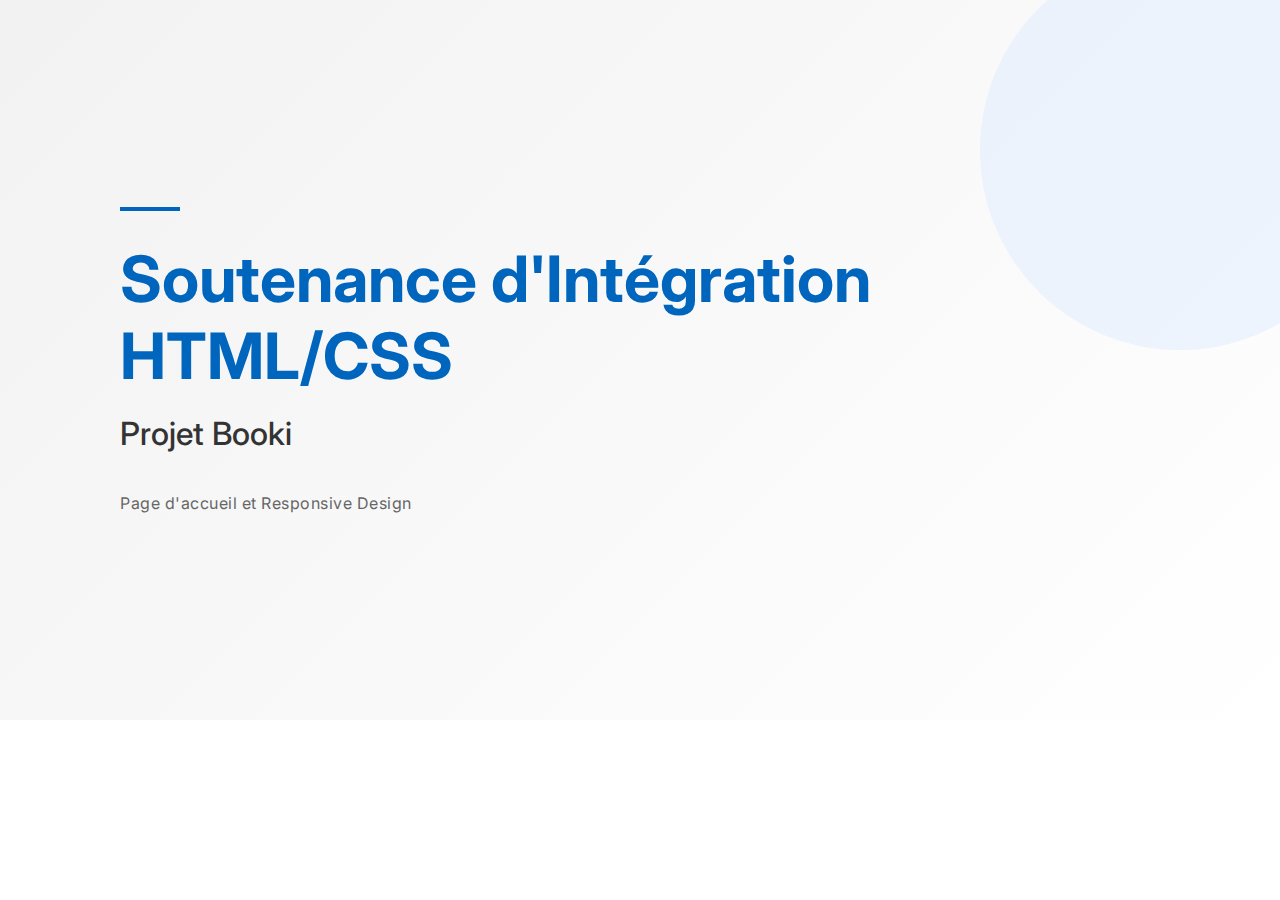
<file: soutenance-presentation/slide_1_titre.html>
<!DOCTYPE html>
<html lang="fr">
<head>
    <meta charset="UTF-8">
    <meta name="viewport" content="width=device-width, initial-scale=1.0">
    <title>Soutenance Booki - Titre</title>
    <link href="https://fonts.googleapis.com/css2?family=Inter:wght@400;500;700&display=swap" rel="stylesheet">
    <style>
        * {
            margin: 0;
            padding: 0;
            box-sizing: border-box;
        }

        .slide-container {
            width: 1280px;
            min-height: 720px;
            background: linear-gradient(135deg, #F2F2F2 0%, #FFFFFF 100%);
            display: flex;
            flex-direction: column;
            justify-content: center;
            align-items: flex-start;
            padding: 80px 120px;
            font-family: 'Inter', sans-serif;
            position: relative;
            overflow: hidden;
        }

        /* Élément décoratif géométrique */
        .geometric-accent {
            position: absolute;
            top: -50px;
            right: -100px;
            width: 400px;
            height: 400px;
            background: #DEEBFF;
            border-radius: 50%;
            opacity: 0.5;
        }

        .content {
            position: relative;
            z-index: 1;
        }

        h1 {
            font-size: 64px;
            font-weight: 700;
            color: #0065BD;
            line-height: 1.2;
            margin-bottom: 20px;
            max-width: 800px;
        }

        .subtitle {
            font-size: 32px;
            font-weight: 500;
            color: #333333;
            margin-bottom: 40px;
        }

        .detail {
            font-size: 16px;
            font-weight: 400;
            color: #666666;
            letter-spacing: 0.5px;
        }

        .accent-line {
            width: 60px;
            height: 4px;
            background: #0065BD;
            margin-bottom: 30px;
        }
    </style>
</head>
<body>
    <div class="slide-container">
        <div class="geometric-accent"></div>
        <div class="content">
            <div class="accent-line"></div>
            <h1>Soutenance d'Intégration HTML/CSS</h1>
            <div class="subtitle">Projet Booki</div>
            <div class="detail">Page d'accueil et Responsive Design</div>
        </div>
    </div>
</body>
</html>
</file>
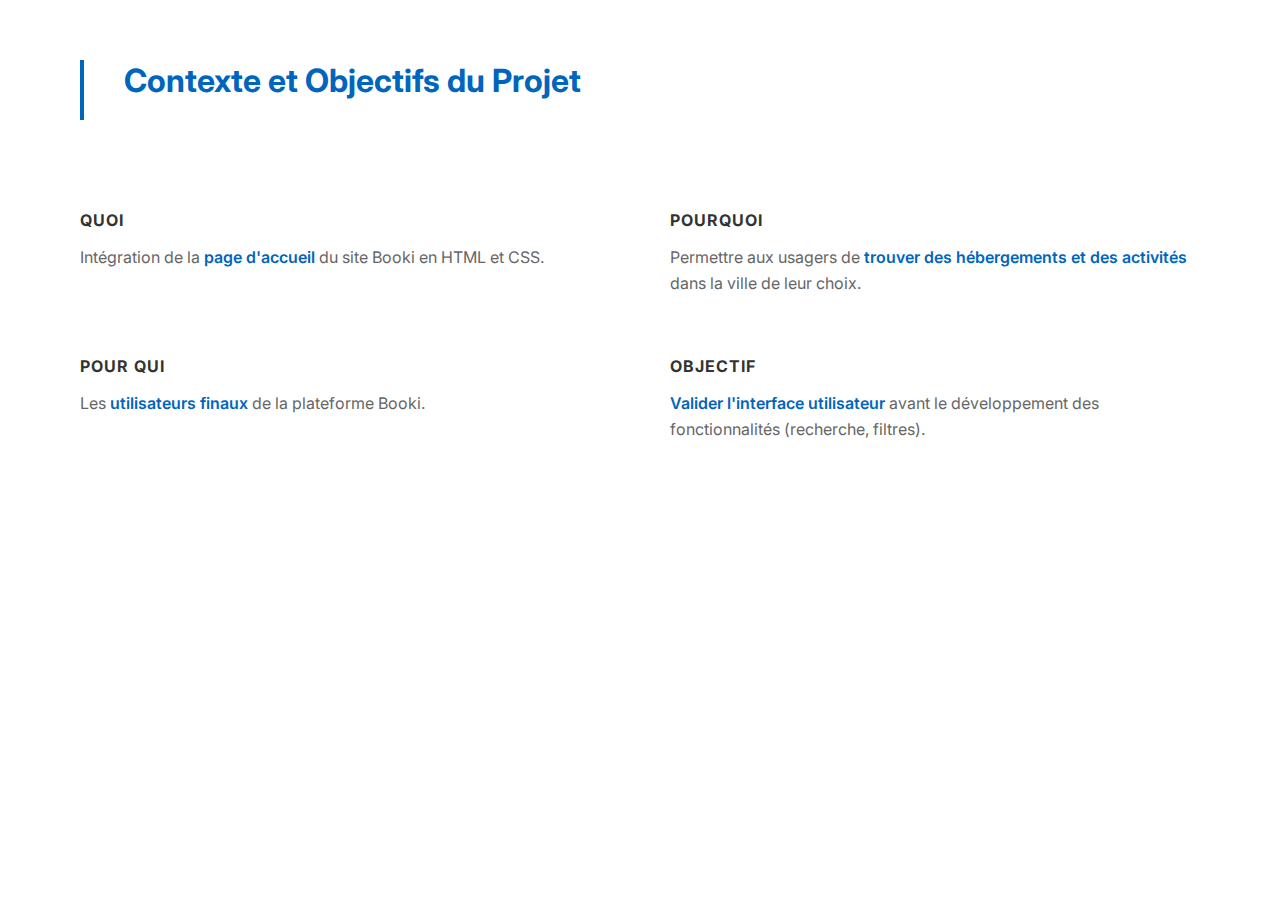
<file: soutenance-presentation/slide_2_contexte.html>
<!DOCTYPE html>
<html lang="fr">
<head>
    <meta charset="UTF-8">
    <meta name="viewport" content="width=device-width, initial-scale=1.0">
    <title>Contexte et Objectifs</title>
    <link href="https://fonts.googleapis.com/css2?family=Inter:wght@400;500;700&display=swap" rel="stylesheet">
    <style>
        * {
            margin: 0;
            padding: 0;
            box-sizing: border-box;
        }

        .slide-container {
            width: 1280px;
            min-height: 720px;
            background: #FFFFFF;
            display: flex;
            flex-direction: column;
            justify-content: flex-start;
            padding: 60px 80px;
            font-family: 'Inter', sans-serif;
        }

        .header {
            display: flex;
            align-items: flex-start;
            margin-bottom: 50px;
            gap: 40px;
        }

        .accent-line {
            width: 4px;
            height: 60px;
            background: #0065BD;
            flex-shrink: 0;
        }

        h2 {
            font-size: 32px;
            font-weight: 700;
            color: #0065BD;
            line-height: 1.3;
        }

        .content {
            display: grid;
            grid-template-columns: 1fr 1fr;
            gap: 60px;
            margin-top: 40px;
        }

        .content-block {
            display: flex;
            flex-direction: column;
            gap: 15px;
        }

        .content-block h3 {
            font-size: 16px;
            font-weight: 700;
            color: #333333;
            text-transform: uppercase;
            letter-spacing: 1px;
        }

        .content-block p {
            font-size: 16px;
            font-weight: 400;
            color: #666666;
            line-height: 1.6;
        }

        .highlight {
            color: #0065BD;
            font-weight: 600;
        }
    </style>
</head>
<body>
    <div class="slide-container">
        <div class="header">
            <div class="accent-line"></div>
            <h2>Contexte et Objectifs du Projet</h2>
        </div>

        <div class="content">
            <div class="content-block">
                <h3>Quoi</h3>
                <p>Intégration de la <span class="highlight">page d'accueil</span> du site Booki en HTML et CSS.</p>
            </div>
            <div class="content-block">
                <h3>Pourquoi</h3>
                <p>Permettre aux usagers de <span class="highlight">trouver des hébergements et des activités</span> dans la ville de leur choix.</p>
            </div>
            <div class="content-block">
                <h3>Pour Qui</h3>
                <p>Les <span class="highlight">utilisateurs finaux</span> de la plateforme Booki.</p>
            </div>
            <div class="content-block">
                <h3>Objectif</h3>
                <p><span class="highlight">Valider l'interface utilisateur</span> avant le développement des fonctionnalités (recherche, filtres).</p>
            </div>
        </div>
    </div>
</body>
</html>
</file>
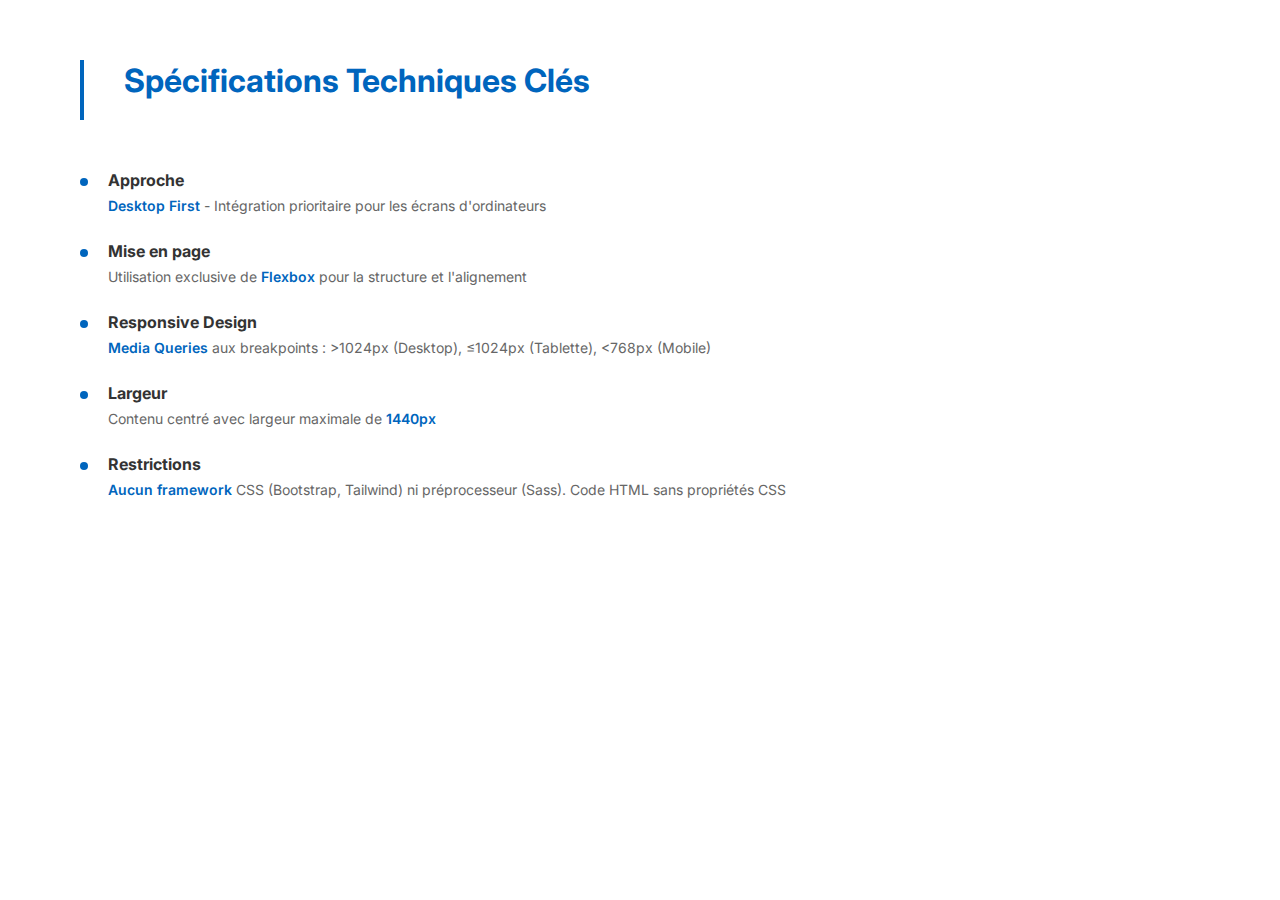
<file: soutenance-presentation/slide_3_specs_techniques.html>
<!DOCTYPE html>
<html lang="fr">
<head>
    <meta charset="UTF-8">
    <meta name="viewport" content="width=device-width, initial-scale=1.0">
    <title>Spécifications Techniques</title>
    <link href="https://fonts.googleapis.com/css2?family=Inter:wght@400;500;700&display=swap" rel="stylesheet">
    <style>
        * {
            margin: 0;
            padding: 0;
            box-sizing: border-box;
        }

        .slide-container {
            width: 1280px;
            min-height: 720px;
            background: #FFFFFF;
            display: flex;
            flex-direction: column;
            justify-content: flex-start;
            padding: 60px 80px;
            font-family: 'Inter', sans-serif;
        }

        .header {
            display: flex;
            align-items: flex-start;
            margin-bottom: 50px;
            gap: 40px;
        }

        .accent-line {
            width: 4px;
            height: 60px;
            background: #0065BD;
            flex-shrink: 0;
        }

        h2 {
            font-size: 32px;
            font-weight: 700;
            color: #0065BD;
            line-height: 1.3;
        }

        .specs-list {
            display: flex;
            flex-direction: column;
            gap: 25px;
        }

        .spec-item {
            display: flex;
            gap: 20px;
            align-items: flex-start;
        }

        .spec-icon {
            width: 8px;
            height: 8px;
            background: #0065BD;
            border-radius: 50%;
            margin-top: 8px;
            flex-shrink: 0;
        }

        .spec-content {
            display: flex;
            flex-direction: column;
            gap: 5px;
        }

        .spec-label {
            font-size: 16px;
            font-weight: 700;
            color: #333333;
        }

        .spec-description {
            font-size: 14px;
            font-weight: 400;
            color: #666666;
            line-height: 1.5;
        }

        .highlight {
            color: #0065BD;
            font-weight: 600;
        }
    </style>
</head>
<body>
    <div class="slide-container">
        <div class="header">
            <div class="accent-line"></div>
            <h2>Spécifications Techniques Clés</h2>
        </div>

        <div class="specs-list">
            <div class="spec-item">
                <div class="spec-icon"></div>
                <div class="spec-content">
                    <div class="spec-label">Approche</div>
                    <div class="spec-description"><span class="highlight">Desktop First</span> - Intégration prioritaire pour les écrans d'ordinateurs</div>
                </div>
            </div>

            <div class="spec-item">
                <div class="spec-icon"></div>
                <div class="spec-content">
                    <div class="spec-label">Mise en page</div>
                    <div class="spec-description">Utilisation exclusive de <span class="highlight">Flexbox</span> pour la structure et l'alignement</div>
                </div>
            </div>

            <div class="spec-item">
                <div class="spec-icon"></div>
                <div class="spec-content">
                    <div class="spec-label">Responsive Design</div>
                    <div class="spec-description"><span class="highlight">Media Queries</span> aux breakpoints : >1024px (Desktop), ≤1024px (Tablette), <768px (Mobile)</div>
                </div>
            </div>

            <div class="spec-item">
                <div class="spec-icon"></div>
                <div class="spec-content">
                    <div class="spec-label">Largeur</div>
                    <div class="spec-description">Contenu centré avec largeur maximale de <span class="highlight">1440px</span></div>
                </div>
            </div>

            <div class="spec-item">
                <div class="spec-icon"></div>
                <div class="spec-content">
                    <div class="spec-label">Restrictions</div>
                    <div class="spec-description"><span class="highlight">Aucun framework</span> CSS (Bootstrap, Tailwind) ni préprocesseur (Sass). Code HTML sans propriétés CSS</div>
                </div>
            </div>
        </div>
    </div>
</body>
</html>
</file>
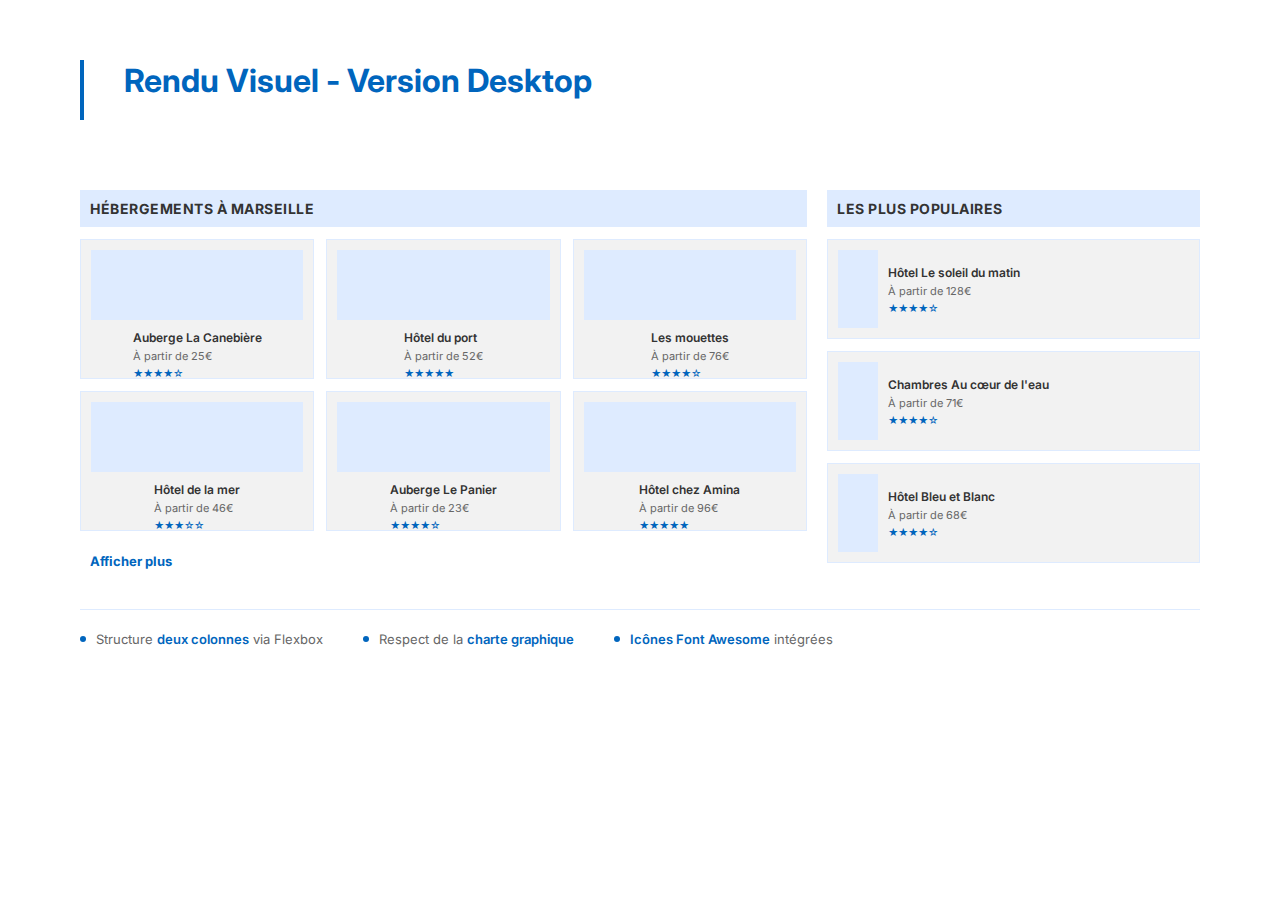
<file: soutenance-presentation/slide_4_desktop.html>
<!DOCTYPE html>
<html lang="fr">
<head>
    <meta charset="UTF-8">
    <meta name="viewport" content="width=device-width, initial-scale=1.0">
    <title>Rendu Visuel - Desktop</title>
    <link href="https://fonts.googleapis.com/css2?family=Inter:wght@400;500;700&display=swap" rel="stylesheet">
    <link href="https://cdnjs.cloudflare.com/ajax/libs/font-awesome/6.2.1/css/all.min.css" rel="stylesheet">
    <style>
        * {
            margin: 0;
            padding: 0;
            box-sizing: border-box;
        }

        .slide-container {
            width: 1280px;
            min-height: 720px;
            background: #FFFFFF;
            display: flex;
            flex-direction: column;
            justify-content: flex-start;
            padding: 60px 80px;
            font-family: 'Inter', sans-serif;
        }

        .header {
            display: flex;
            align-items: flex-start;
            margin-bottom: 40px;
            gap: 40px;
        }

        .accent-line {
            width: 4px;
            height: 60px;
            background: #0065BD;
            flex-shrink: 0;
        }

        h2 {
            font-size: 32px;
            font-weight: 700;
            color: #0065BD;
            line-height: 1.3;
        }

        .desktop-mockup {
            display: flex;
            gap: 20px;
            margin-top: 30px;
        }

        .column {
            display: flex;
            flex-direction: column;
            gap: 12px;
        }

        .hebergements-col {
            flex: 1.95;
        }

        .populaires-col {
            flex: 1;
        }

        .section-title {
            font-size: 14px;
            font-weight: 700;
            color: #333333;
            text-transform: uppercase;
            letter-spacing: 0.5px;
            padding: 10px;
            background: #DEEBFF;
        }

        .card {
            height: 80px;
            background: #F2F2F2;
            border: 1px solid #DEEBFF;
            display: flex;
            align-items: center;
            padding: 10px;
            gap: 10px;
        }

        .card-image {
            width: 60px;
            height: 60px;
            background: #DEEBFF;
            flex-shrink: 0;
        }

        .card-content {
            flex: 1;
            display: flex;
            flex-direction: column;
            gap: 4px;
        }

        .card-title {
            font-size: 12px;
            font-weight: 600;
            color: #333333;
        }

        .card-subtitle {
            font-size: 11px;
            color: #666666;
        }

        .card-rating {
            font-size: 10px;
            color: #0065BD;
        }

        .populaires-col .card {
            height: 100px;
            flex-direction: row;
        }

        .populaires-col .card-image {
            width: 40px;
            height: 100%;
        }

        .hebergements-cards {
            display: grid;
            grid-template-columns: 1fr 1fr 1fr;
            gap: 12px;
        }

        .hebergements-cards .card {
            height: 140px;
            flex-direction: column;
        }

        .hebergements-cards .card-image {
            width: 100%;
            height: 70px;
        }

        .show-more {
            font-size: 13px;
            font-weight: 700;
            color: #0065BD;
            padding: 10px;
            cursor: pointer;
        }

        .key-points {
            display: flex;
            gap: 40px;
            margin-top: 30px;
            padding-top: 20px;
            border-top: 1px solid #DEEBFF;
        }

        .key-point {
            display: flex;
            gap: 10px;
            align-items: flex-start;
        }

        .key-point-icon {
            width: 6px;
            height: 6px;
            background: #0065BD;
            border-radius: 50%;
            margin-top: 6px;
            flex-shrink: 0;
        }

        .key-point-text {
            font-size: 13px;
            color: #666666;
            line-height: 1.4;
        }

        .highlight {
            color: #0065BD;
            font-weight: 600;
        }
    </style>
</head>
<body>
    <div class="slide-container">
        <div class="header">
            <div class="accent-line"></div>
            <h2>Rendu Visuel - Version Desktop</h2>
        </div>

        <div class="desktop-mockup">
            <div class="column hebergements-col">
                <div class="section-title">Hébergements à Marseille</div>
                <div class="hebergements-cards">
                    <div class="card">
                        <div class="card-image"></div>
                        <div class="card-content">
                            <div class="card-title">Auberge La Canebière</div>
                            <div class="card-subtitle">À partir de 25€</div>
                            <div class="card-rating">★★★★☆</div>
                        </div>
                    </div>
                    <div class="card">
                        <div class="card-image"></div>
                        <div class="card-content">
                            <div class="card-title">Hôtel du port</div>
                            <div class="card-subtitle">À partir de 52€</div>
                            <div class="card-rating">★★★★★</div>
                        </div>
                    </div>
                    <div class="card">
                        <div class="card-image"></div>
                        <div class="card-content">
                            <div class="card-title">Les mouettes</div>
                            <div class="card-subtitle">À partir de 76€</div>
                            <div class="card-rating">★★★★☆</div>
                        </div>
                    </div>
                    <div class="card">
                        <div class="card-image"></div>
                        <div class="card-content">
                            <div class="card-title">Hôtel de la mer</div>
                            <div class="card-subtitle">À partir de 46€</div>
                            <div class="card-rating">★★★☆☆</div>
                        </div>
                    </div>
                    <div class="card">
                        <div class="card-image"></div>
                        <div class="card-content">
                            <div class="card-title">Auberge Le Panier</div>
                            <div class="card-subtitle">À partir de 23€</div>
                            <div class="card-rating">★★★★☆</div>
                        </div>
                    </div>
                    <div class="card">
                        <div class="card-image"></div>
                        <div class="card-content">
                            <div class="card-title">Hôtel chez Amina</div>
                            <div class="card-subtitle">À partir de 96€</div>
                            <div class="card-rating">★★★★★</div>
                        </div>
                    </div>
                </div>
                <div class="show-more">Afficher plus</div>
            </div>

            <div class="column populaires-col">
                <div class="section-title">Les plus populaires</div>
                <div class="card">
                    <div class="card-image"></div>
                    <div class="card-content">
                        <div class="card-title">Hôtel Le soleil du matin</div>
                        <div class="card-subtitle">À partir de 128€</div>
                        <div class="card-rating">★★★★☆</div>
                    </div>
                </div>
                <div class="card">
                    <div class="card-image"></div>
                    <div class="card-content">
                        <div class="card-title">Chambres Au cœur de l'eau</div>
                        <div class="card-subtitle">À partir de 71€</div>
                        <div class="card-rating">★★★★☆</div>
                    </div>
                </div>
                <div class="card">
                    <div class="card-image"></div>
                    <div class="card-content">
                        <div class="card-title">Hôtel Bleu et Blanc</div>
                        <div class="card-subtitle">À partir de 68€</div>
                        <div class="card-rating">★★★★☆</div>
                    </div>
                </div>
            </div>
        </div>

        <div class="key-points">
            <div class="key-point">
                <div class="key-point-icon"></div>
                <div class="key-point-text">Structure <span class="highlight">deux colonnes</span> via Flexbox</div>
            </div>
            <div class="key-point">
                <div class="key-point-icon"></div>
                <div class="key-point-text">Respect de la <span class="highlight">charte graphique</span></div>
            </div>
            <div class="key-point">
                <div class="key-point-icon"></div>
                <div class="key-point-text"><span class="highlight">Icônes Font Awesome</span> intégrées</div>
            </div>
        </div>
    </div>
</body>
</html>
</file>
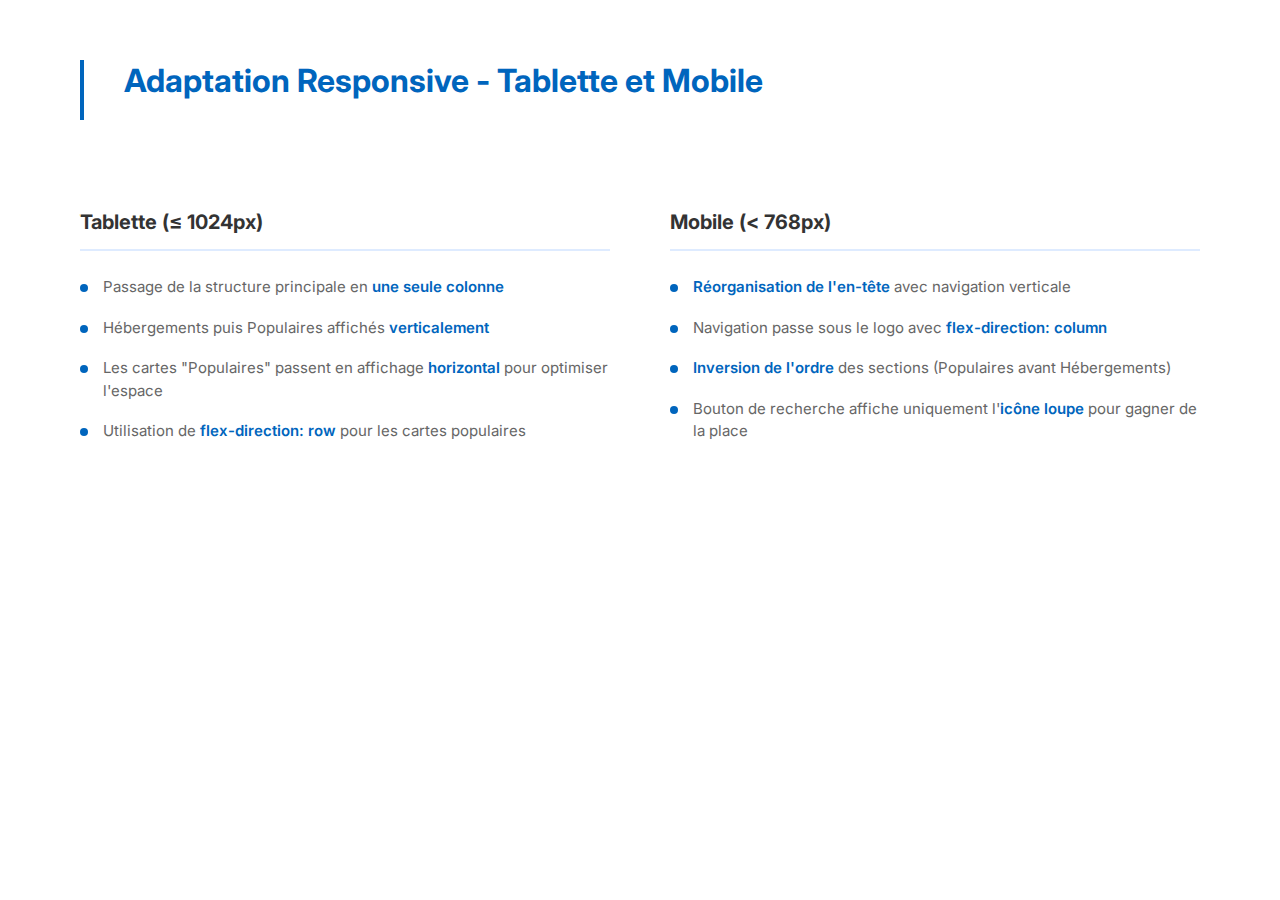
<file: soutenance-presentation/slide_5_responsive.html>
<!DOCTYPE html>
<html lang="fr">
<head>
    <meta charset="UTF-8">
    <meta name="viewport" content="width=device-width, initial-scale=1.0">
    <title>Adaptation Responsive</title>
    <link href="https://fonts.googleapis.com/css2?family=Inter:wght@400;500;700&display=swap" rel="stylesheet">
    <style>
        * {
            margin: 0;
            padding: 0;
            box-sizing: border-box;
        }

        .slide-container {
            width: 1280px;
            min-height: 720px;
            background: #FFFFFF;
            display: flex;
            flex-direction: column;
            justify-content: flex-start;
            padding: 60px 80px;
            font-family: 'Inter', sans-serif;
        }

        .header {
            display: flex;
            align-items: flex-start;
            margin-bottom: 50px;
            gap: 40px;
        }

        .accent-line {
            width: 4px;
            height: 60px;
            background: #0065BD;
            flex-shrink: 0;
        }

        h2 {
            font-size: 32px;
            font-weight: 700;
            color: #0065BD;
            line-height: 1.3;
        }

        .responsive-grid {
            display: grid;
            grid-template-columns: 1fr 1fr;
            gap: 60px;
            margin-top: 40px;
        }

        .device-section {
            display: flex;
            flex-direction: column;
            gap: 25px;
        }

        .device-title {
            font-size: 20px;
            font-weight: 700;
            color: #333333;
            padding-bottom: 15px;
            border-bottom: 2px solid #DEEBFF;
        }

        .features-list {
            display: flex;
            flex-direction: column;
            gap: 18px;
        }

        .feature-item {
            display: flex;
            gap: 15px;
            align-items: flex-start;
        }

        .feature-icon {
            width: 8px;
            height: 8px;
            background: #0065BD;
            border-radius: 50%;
            margin-top: 8px;
            flex-shrink: 0;
        }

        .feature-text {
            font-size: 15px;
            font-weight: 400;
            color: #666666;
            line-height: 1.5;
        }

        .highlight {
            color: #0065BD;
            font-weight: 600;
        }
    </style>
</head>
<body>
    <div class="slide-container">
        <div class="header">
            <div class="accent-line"></div>
            <h2>Adaptation Responsive - Tablette et Mobile</h2>
        </div>

        <div class="responsive-grid">
            <div class="device-section">
                <div class="device-title">Tablette (≤ 1024px)</div>
                <div class="features-list">
                    <div class="feature-item">
                        <div class="feature-icon"></div>
                        <div class="feature-text">Passage de la structure principale en <span class="highlight">une seule colonne</span></div>
                    </div>
                    <div class="feature-item">
                        <div class="feature-icon"></div>
                        <div class="feature-text">Hébergements puis Populaires affichés <span class="highlight">verticalement</span></div>
                    </div>
                    <div class="feature-item">
                        <div class="feature-icon"></div>
                        <div class="feature-text">Les cartes "Populaires" passent en affichage <span class="highlight">horizontal</span> pour optimiser l'espace</div>
                    </div>
                    <div class="feature-item">
                        <div class="feature-icon"></div>
                        <div class="feature-text">Utilisation de <span class="highlight">flex-direction: row</span> pour les cartes populaires</div>
                    </div>
                </div>
            </div>

            <div class="device-section">
                <div class="device-title">Mobile (< 768px)</div>
                <div class="features-list">
                    <div class="feature-item">
                        <div class="feature-icon"></div>
                        <div class="feature-text"><span class="highlight">Réorganisation de l'en-tête</span> avec navigation verticale</div>
                    </div>
                    <div class="feature-item">
                        <div class="feature-icon"></div>
                        <div class="feature-text">Navigation passe sous le logo avec <span class="highlight">flex-direction: column</span></div>
                    </div>
                    <div class="feature-item">
                        <div class="feature-icon"></div>
                        <div class="feature-text"><span class="highlight">Inversion de l'ordre</span> des sections (Populaires avant Hébergements)</div>
                    </div>
                    <div class="feature-item">
                        <div class="feature-icon"></div>
                        <div class="feature-text">Bouton de recherche affiche uniquement l'<span class="highlight">icône loupe</span> pour gagner de la place</div>
                    </div>
                </div>
            </div>
        </div>
    </div>
</body>
</html>
</file>
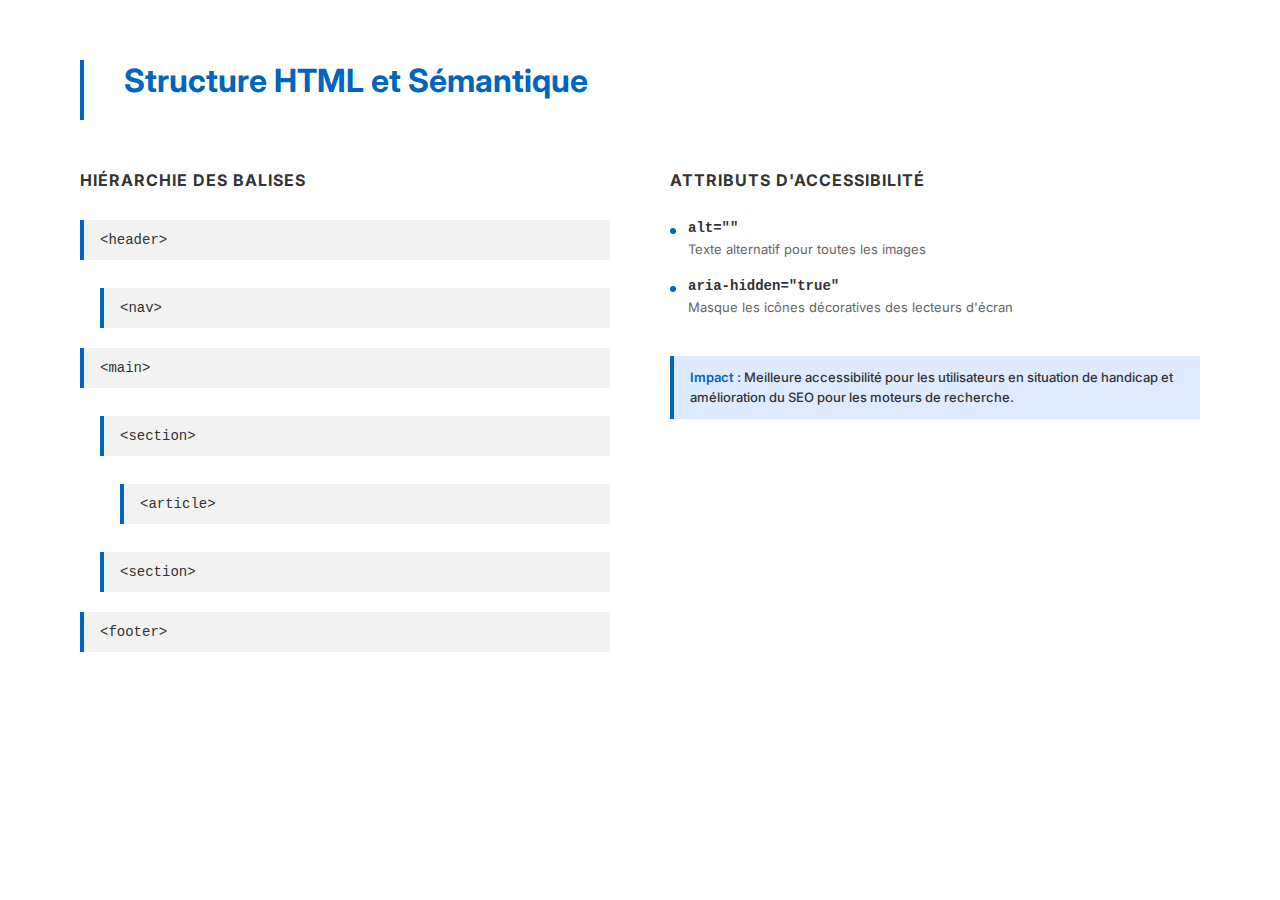
<file: soutenance-presentation/slide_6_html_semantique.html>
<!DOCTYPE html>
<html lang="fr">
<head>
    <meta charset="UTF-8">
    <meta name="viewport" content="width=device-width, initial-scale=1.0">
    <title>Structure HTML et Sémantique</title>
    <link href="https://fonts.googleapis.com/css2?family=Inter:wght@400;500;700&display=swap" rel="stylesheet">
    <style>
        * {
            margin: 0;
            padding: 0;
            box-sizing: border-box;
        }

        .slide-container {
            width: 1280px;
            min-height: 720px;
            background: #FFFFFF;
            display: flex;
            flex-direction: column;
            justify-content: flex-start;
            padding: 60px 80px;
            font-family: 'Inter', sans-serif;
        }

        .header {
            display: flex;
            align-items: flex-start;
            margin-bottom: 50px;
            gap: 40px;
        }

        .accent-line {
            width: 4px;
            height: 60px;
            background: #0065BD;
            flex-shrink: 0;
        }

        h2 {
            font-size: 32px;
            font-weight: 700;
            color: #0065BD;
            line-height: 1.3;
        }

        .content {
            display: grid;
            grid-template-columns: 1fr 1fr;
            gap: 60px;
        }

        .hierarchy-section {
            display: flex;
            flex-direction: column;
            gap: 20px;
        }

        .hierarchy-section h3 {
            font-size: 16px;
            font-weight: 700;
            color: #333333;
            text-transform: uppercase;
            letter-spacing: 1px;
            margin-bottom: 10px;
        }

        .tag-box {
            background: #F2F2F2;
            border-left: 4px solid #0065BD;
            padding: 12px 16px;
            margin-left: 0;
            font-size: 14px;
            font-weight: 500;
            color: #333333;
            font-family: 'Courier New', monospace;
        }

        .tag-box.nested-1 {
            margin-left: 20px;
            margin-top: 8px;
        }

        .tag-box.nested-2 {
            margin-left: 40px;
            margin-top: 8px;
        }

        .accessibility-section {
            display: flex;
            flex-direction: column;
            gap: 20px;
        }

        .accessibility-section h3 {
            font-size: 16px;
            font-weight: 700;
            color: #333333;
            text-transform: uppercase;
            letter-spacing: 1px;
            margin-bottom: 10px;
        }

        .attribute-item {
            display: flex;
            gap: 12px;
            align-items: flex-start;
        }

        .attribute-icon {
            width: 6px;
            height: 6px;
            background: #0065BD;
            border-radius: 50%;
            margin-top: 8px;
            flex-shrink: 0;
        }

        .attribute-content {
            display: flex;
            flex-direction: column;
            gap: 4px;
        }

        .attribute-label {
            font-size: 14px;
            font-weight: 700;
            color: #333333;
            font-family: 'Courier New', monospace;
        }

        .attribute-description {
            font-size: 13px;
            font-weight: 400;
            color: #666666;
            line-height: 1.4;
        }

        .benefit {
            background: #DEEBFF;
            border-left: 4px solid #0065BD;
            padding: 12px 16px;
            margin-top: 20px;
            font-size: 13px;
            font-weight: 500;
            color: #333333;
            line-height: 1.5;
        }

        .highlight {
            color: #0065BD;
            font-weight: 600;
        }
    </style>
</head>
<body>
    <div class="slide-container">
        <div class="header">
            <div class="accent-line"></div>
            <h2>Structure HTML et Sémantique</h2>
        </div>

        <div class="content">
            <div class="hierarchy-section">
                <h3>Hiérarchie des Balises</h3>
                <div class="tag-box">&lt;header&gt;</div>
                <div class="tag-box nested-1">&lt;nav&gt;</div>
                <div class="tag-box">&lt;main&gt;</div>
                <div class="tag-box nested-1">&lt;section&gt;</div>
                <div class="tag-box nested-2">&lt;article&gt;</div>
                <div class="tag-box nested-1">&lt;section&gt;</div>
                <div class="tag-box">&lt;footer&gt;</div>
            </div>

            <div class="accessibility-section">
                <h3>Attributs d'Accessibilité</h3>
                
                <div class="attribute-item">
                    <div class="attribute-icon"></div>
                    <div class="attribute-content">
                        <div class="attribute-label">alt=""</div>
                        <div class="attribute-description">Texte alternatif pour toutes les images</div>
                    </div>
                </div>

                <div class="attribute-item">
                    <div class="attribute-icon"></div>
                    <div class="attribute-content">
                        <div class="attribute-label">aria-hidden="true"</div>
                        <div class="attribute-description">Masque les icônes décoratives des lecteurs d'écran</div>
                    </div>
                </div>

                <div class="benefit">
                    <span class="highlight">Impact :</span> Meilleure accessibilité pour les utilisateurs en situation de handicap et amélioration du SEO pour les moteurs de recherche.
                </div>
            </div>
        </div>
    </div>
</body>
</html>
</file>
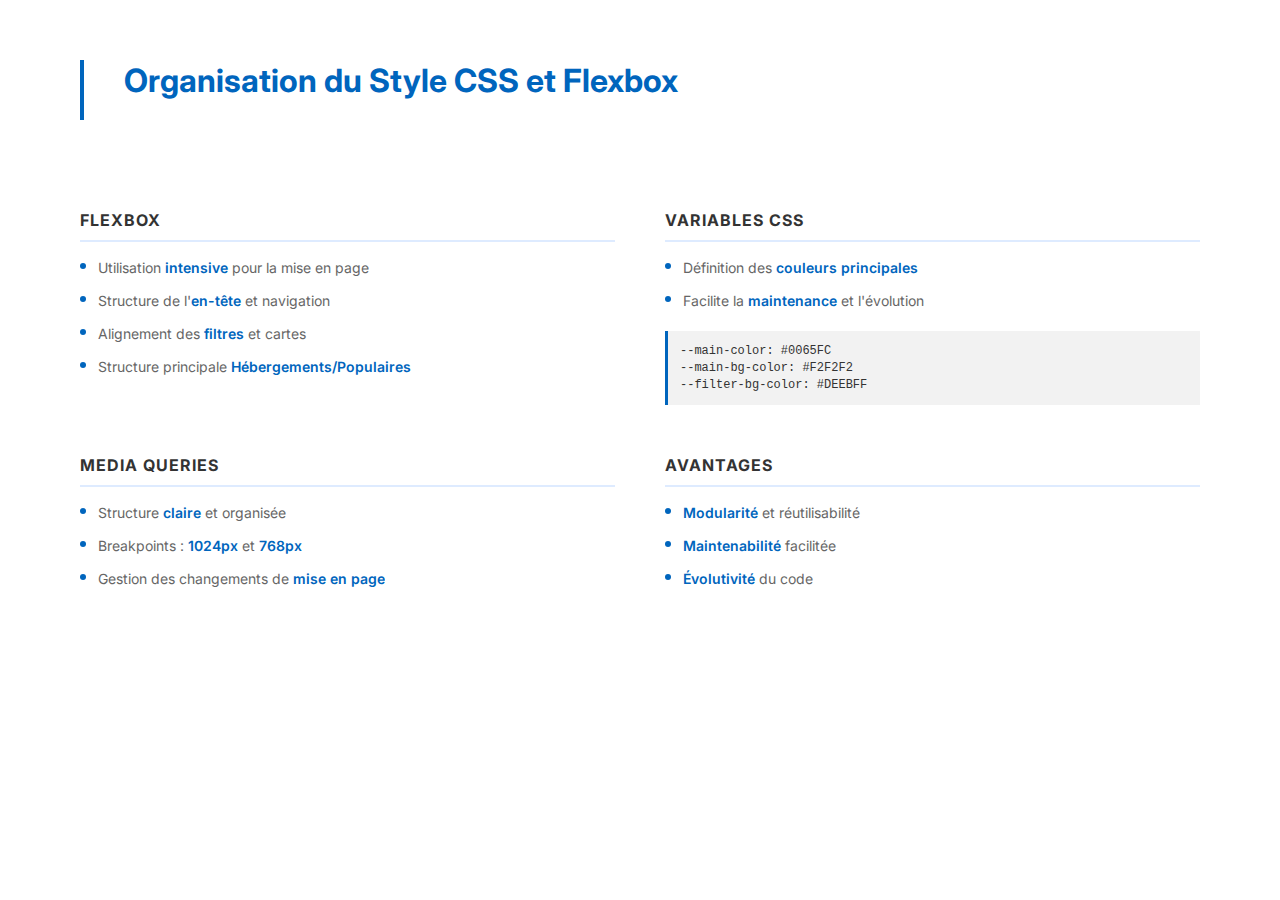
<file: soutenance-presentation/slide_7_css_flexbox.html>
<!DOCTYPE html>
<html lang="fr">
<head>
    <meta charset="UTF-8">
    <meta name="viewport" content="width=device-width, initial-scale=1.0">
    <title>Organisation CSS et Flexbox</title>
    <link href="https://fonts.googleapis.com/css2?family=Inter:wght@400;500;700&display=swap" rel="stylesheet">
    <style>
        * {
            margin: 0;
            padding: 0;
            box-sizing: border-box;
        }

        .slide-container {
            width: 1280px;
            min-height: 720px;
            background: #FFFFFF;
            display: flex;
            flex-direction: column;
            justify-content: flex-start;
            padding: 60px 80px;
            font-family: 'Inter', sans-serif;
        }

        .header {
            display: flex;
            align-items: flex-start;
            margin-bottom: 50px;
            gap: 40px;
        }

        .accent-line {
            width: 4px;
            height: 60px;
            background: #0065BD;
            flex-shrink: 0;
        }

        h2 {
            font-size: 32px;
            font-weight: 700;
            color: #0065BD;
            line-height: 1.3;
        }

        .content-grid {
            display: grid;
            grid-template-columns: 1fr 1fr;
            gap: 50px;
            margin-top: 40px;
        }

        .content-section {
            display: flex;
            flex-direction: column;
            gap: 15px;
        }

        .section-title {
            font-size: 16px;
            font-weight: 700;
            color: #333333;
            text-transform: uppercase;
            letter-spacing: 1px;
            padding-bottom: 10px;
            border-bottom: 2px solid #DEEBFF;
        }

        .section-content {
            display: flex;
            flex-direction: column;
            gap: 12px;
        }

        .content-item {
            display: flex;
            gap: 12px;
            align-items: flex-start;
        }

        .item-dot {
            width: 6px;
            height: 6px;
            background: #0065BD;
            border-radius: 50%;
            margin-top: 6px;
            flex-shrink: 0;
        }

        .item-text {
            font-size: 14px;
            font-weight: 400;
            color: #666666;
            line-height: 1.5;
        }

        .highlight {
            color: #0065BD;
            font-weight: 600;
        }

        .code-example {
            background: #F2F2F2;
            padding: 12px;
            border-left: 3px solid #0065BD;
            font-family: 'Courier New', monospace;
            font-size: 12px;
            color: #333333;
            margin-top: 8px;
            line-height: 1.4;
        }
    </style>
</head>
<body>
    <div class="slide-container">
        <div class="header">
            <div class="accent-line"></div>
            <h2>Organisation du Style CSS et Flexbox</h2>
        </div>

        <div class="content-grid">
            <div class="content-section">
                <div class="section-title">Flexbox</div>
                <div class="section-content">
                    <div class="content-item">
                        <div class="item-dot"></div>
                        <div class="item-text">Utilisation <span class="highlight">intensive</span> pour la mise en page</div>
                    </div>
                    <div class="content-item">
                        <div class="item-dot"></div>
                        <div class="item-text">Structure de l'<span class="highlight">en-tête</span> et navigation</div>
                    </div>
                    <div class="content-item">
                        <div class="item-dot"></div>
                        <div class="item-text">Alignement des <span class="highlight">filtres</span> et cartes</div>
                    </div>
                    <div class="content-item">
                        <div class="item-dot"></div>
                        <div class="item-text">Structure principale <span class="highlight">Hébergements/Populaires</span></div>
                    </div>
                </div>
            </div>

            <div class="content-section">
                <div class="section-title">Variables CSS</div>
                <div class="section-content">
                    <div class="content-item">
                        <div class="item-dot"></div>
                        <div class="item-text">Définition des <span class="highlight">couleurs principales</span></div>
                    </div>
                    <div class="content-item">
                        <div class="item-dot"></div>
                        <div class="item-text">Facilite la <span class="highlight">maintenance</span> et l'évolution</div>
                    </div>
                    <div class="code-example">
--main-color: #0065FC<br>
--main-bg-color: #F2F2F2<br>
--filter-bg-color: #DEEBFF
                    </div>
                </div>
            </div>

            <div class="content-section">
                <div class="section-title">Media Queries</div>
                <div class="section-content">
                    <div class="content-item">
                        <div class="item-dot"></div>
                        <div class="item-text">Structure <span class="highlight">claire</span> et organisée</div>
                    </div>
                    <div class="content-item">
                        <div class="item-dot"></div>
                        <div class="item-text">Breakpoints : <span class="highlight">1024px</span> et <span class="highlight">768px</span></div>
                    </div>
                    <div class="content-item">
                        <div class="item-dot"></div>
                        <div class="item-text">Gestion des changements de <span class="highlight">mise en page</span></div>
                    </div>
                </div>
            </div>

            <div class="content-section">
                <div class="section-title">Avantages</div>
                <div class="section-content">
                    <div class="content-item">
                        <div class="item-dot"></div>
                        <div class="item-text"><span class="highlight">Modularité</span> et réutilisabilité</div>
                    </div>
                    <div class="content-item">
                        <div class="item-dot"></div>
                        <div class="item-text"><span class="highlight">Maintenabilité</span> facilitée</div>
                    </div>
                    <div class="content-item">
                        <div class="item-dot"></div>
                        <div class="item-text"><span class="highlight">Évolutivité</span> du code</div>
                    </div>
                </div>
            </div>
        </div>
    </div>
</body>
</html>
</file>
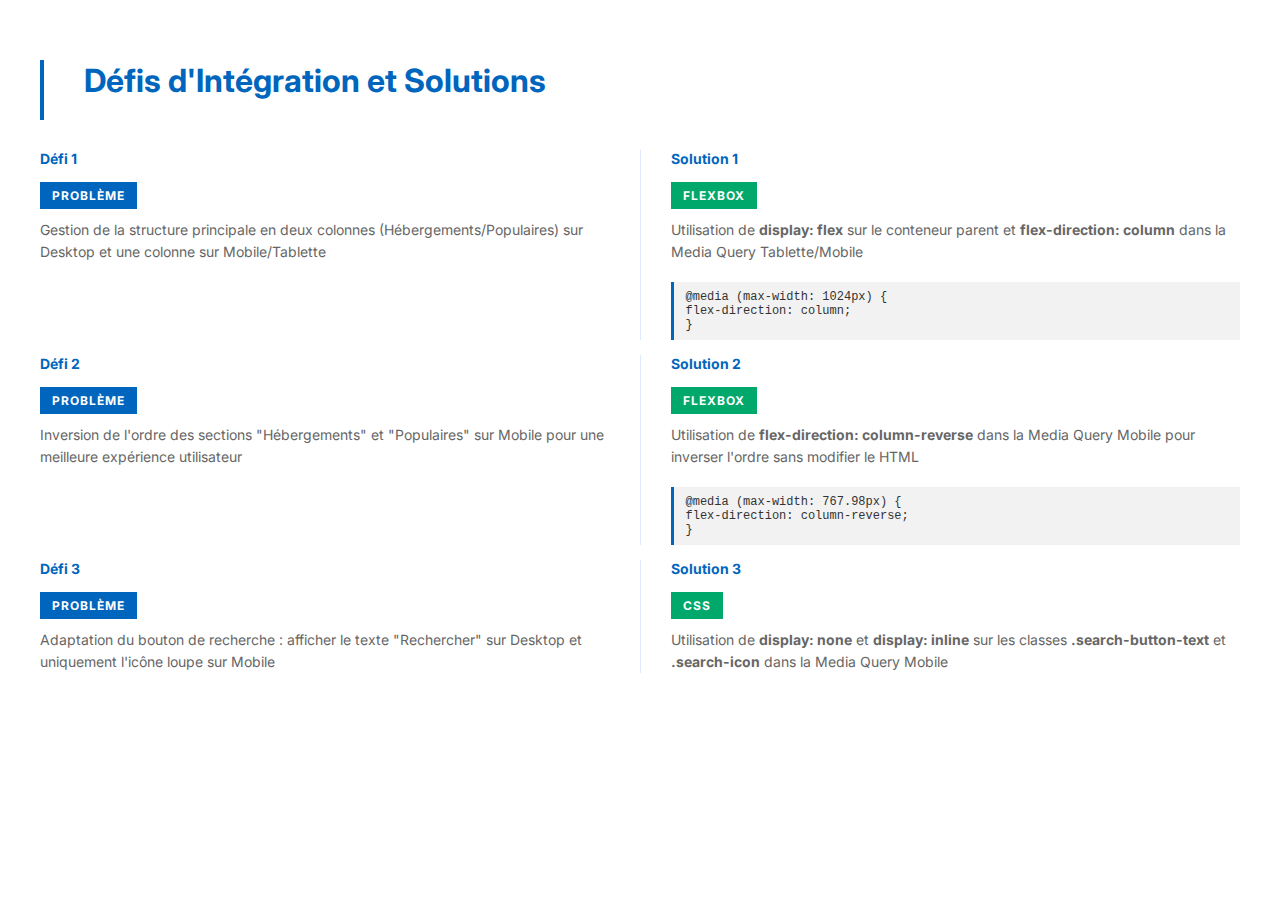
<file: soutenance-presentation/slide_8_defis_solutions.html>
<!DOCTYPE html>
<html lang="fr">
<head>
    <meta charset="UTF-8">
    <meta name="viewport" content="width=device-width, initial-scale=1.0">
    <title>Défis et Solutions</title>
    <link href="https://fonts.googleapis.com/css2?family=Inter:wght@400;500;700&display=swap" rel="stylesheet">
    <style>
        * {
            margin: 0;
            padding: 0;
            box-sizing: border-box;
        }

        .slide-container {
            width: 1280px;
            min-height: 720px;
            background: #FFFFFF;
            display: flex;
            flex-direction: column;
            justify-content: flex-start;
            padding: 60px 40px 20px; /* keep top padding, reduce sides and bottom */
            font-family: 'Inter', sans-serif;
        }

        .header {
            display: flex;
            align-items: flex-start;
            margin-bottom: 30px; /* reduced from 50 to save vertical space */
            gap: 40px;
        }

        .accent-line {
            width: 4px;
            height: 60px;
            background: #0065BD;
            flex-shrink: 0;
        }

        h2 {
            font-size: 32px;
            font-weight: 700;
            color: #0065BD;
            line-height: 1.3;
        }

        .challenges-list {
            display: flex;
            flex-direction: column;
            gap: 15px; /* reduced gap between items (was 30) */
        }

        .challenge-item {
            display: flex;
            gap: 30px;
            align-items: stretch;
        }

        .challenge-part {
            flex: 1;
            display: flex;
            flex-direction: column;
            gap: 10px;
        }

        .challenge-label {
            font-size: 12px;
            font-weight: 700;
            color: #FFFFFF;
            background: #0065BD;
            padding: 6px 12px;
            display: inline-block;
            width: fit-content;
            text-transform: uppercase;
            letter-spacing: 1px;
        }

        .solution-label {
            font-size: 12px;
            font-weight: 700;
            color: #FFFFFF;
            background: #00A86B;
            padding: 6px 12px;
            display: inline-block;
            width: fit-content;
            text-transform: uppercase;
            letter-spacing: 1px;
        }

        .challenge-content {
            font-size: 14px;
            font-weight: 400;
            color: #666666;
            line-height: 1.6;
        }

        .divider {
            width: 1px;
            background: #DEEBFF;
            flex-shrink: 0;
        }

        .challenge-number {
            font-size: 14px;
            font-weight: 700;
            color: #0065BD;
            margin-bottom: 5px;
        }

        .code-snippet {
            font-family: 'Courier New', monospace;
            font-size: 12px;
            background: #F2F2F2;
            padding: 8px 12px;
            margin-top: 8px;
            color: #333333;
            border-left: 3px solid #0065BD;
        }
    </style>
</head>
<body>
    <div class="slide-container">
        <div class="header">
            <div class="accent-line"></div>
            <h2>Défis d'Intégration et Solutions</h2>
        </div>

        <div class="challenges-list">
            <!-- Défi 1 -->
            <div class="challenge-item">
                <div class="challenge-part">
                    <div class="challenge-number">Défi 1</div>
                    <div class="challenge-label">Problème</div>
                    <div class="challenge-content">Gestion de la structure principale en deux colonnes (Hébergements/Populaires) sur Desktop et une colonne sur Mobile/Tablette</div>
                </div>
                <div class="divider"></div>
                <div class="challenge-part">
                    <div class="challenge-number">Solution 1</div>
                    <div class="solution-label">Flexbox</div>
                    <div class="challenge-content">Utilisation de <strong>display: flex</strong> sur le conteneur parent et <strong>flex-direction: column</strong> dans la Media Query Tablette/Mobile</div>
                    <div class="code-snippet">@media (max-width: 1024px) {<br/>  flex-direction: column;<br/>}</div>
                </div>
            </div>

            <!-- Défi 2 -->
            <div class="challenge-item">
                <div class="challenge-part">
                    <div class="challenge-number">Défi 2</div>
                    <div class="challenge-label">Problème</div>
                    <div class="challenge-content">Inversion de l'ordre des sections "Hébergements" et "Populaires" sur Mobile pour une meilleure expérience utilisateur</div>
                </div>
                <div class="divider"></div>
                <div class="challenge-part">
                    <div class="challenge-number">Solution 2</div>
                    <div class="solution-label">Flexbox</div>
                    <div class="challenge-content">Utilisation de <strong>flex-direction: column-reverse</strong> dans la Media Query Mobile pour inverser l'ordre sans modifier le HTML</div>
                    <div class="code-snippet">@media (max-width: 767.98px) {<br/>  flex-direction: column-reverse;<br/>}</div>
                </div>
            </div>

            <!-- Défi 3 -->
            <div class="challenge-item">
                <div class="challenge-part">
                    <div class="challenge-number">Défi 3</div>
                    <div class="challenge-label">Problème</div>
                    <div class="challenge-content">Adaptation du bouton de recherche : afficher le texte "Rechercher" sur Desktop et uniquement l'icône loupe sur Mobile</div>
                </div>
                <div class="divider"></div>
                <div class="challenge-part">
                    <div class="challenge-number">Solution 3</div>
                    <div class="solution-label">CSS</div>
                    <div class="challenge-content">Utilisation de <strong>display: none</strong> et <strong>display: inline</strong> sur les classes <strong>.search-button-text</strong> et <strong>.search-icon</strong> dans la Media Query Mobile</div>
                    <!-- Removed less-important code-snippet to reduce vertical space -->
                </div>
            </div>
        </div>
    </div>
</body>
</html>
</file>
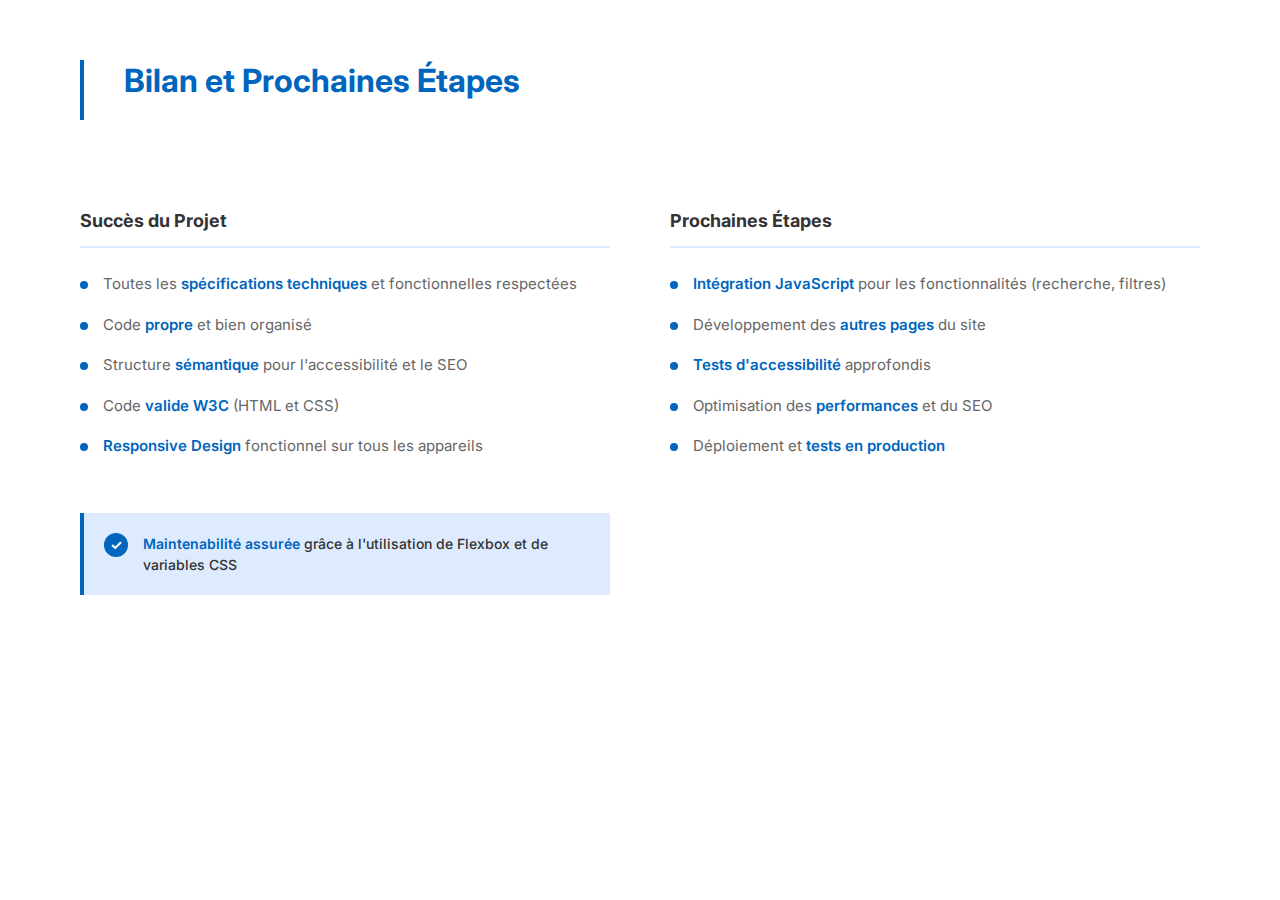
<file: soutenance-presentation/slide_9_bilan.html>
<!DOCTYPE html>
<html lang="fr">
<head>
    <meta charset="UTF-8">
    <meta name="viewport" content="width=device-width, initial-scale=1.0">
    <title>Bilan et Prochaines Étapes</title>
    <link href="https://fonts.googleapis.com/css2?family=Inter:wght@400;500;700&display=swap" rel="stylesheet">
    <style>
        * {
            margin: 0;
            padding: 0;
            box-sizing: border-box;
        }

        .slide-container {
            width: 1280px;
            min-height: 720px;
            background: #FFFFFF;
            display: flex;
            flex-direction: column;
            justify-content: flex-start;
            padding: 60px 80px;
            font-family: 'Inter', sans-serif;
        }

        .header {
            display: flex;
            align-items: flex-start;
            margin-bottom: 50px;
            gap: 40px;
        }

        .accent-line {
            width: 4px;
            height: 60px;
            background: #0065BD;
            flex-shrink: 0;
        }

        h2 {
            font-size: 32px;
            font-weight: 700;
            color: #0065BD;
            line-height: 1.3;
        }

        .content-grid {
            display: grid;
            grid-template-columns: 1fr 1fr;
            gap: 60px;
            margin-top: 40px;
        }

        .section {
            display: flex;
            flex-direction: column;
            gap: 25px;
        }

        .section-title {
            font-size: 18px;
            font-weight: 700;
            color: #333333;
            padding-bottom: 15px;
            border-bottom: 2px solid #DEEBFF;
        }

        .items-list {
            display: flex;
            flex-direction: column;
            gap: 18px;
        }

        .item {
            display: flex;
            gap: 15px;
            align-items: flex-start;
        }

        .item-dot {
            width: 8px;
            height: 8px;
            background: #0065BD;
            border-radius: 50%;
            margin-top: 8px;
            flex-shrink: 0;
        }

        .item-text {
            font-size: 15px;
            font-weight: 400;
            color: #666666;
            line-height: 1.5;
        }

        .highlight {
            color: #0065BD;
            font-weight: 600;
        }

        .success-box {
            background: #DEEBFF;
            border-left: 4px solid #0065BD;
            padding: 20px;
            margin-top: 30px;
            display: flex;
            gap: 15px;
            align-items: flex-start;
        }

        .success-icon {
            width: 24px;
            height: 24px;
            background: #0065BD;
            border-radius: 50%;
            display: flex;
            align-items: center;
            justify-content: center;
            color: white;
            font-weight: 700;
            font-size: 14px;
            flex-shrink: 0;
        }

        .success-text {
            font-size: 14px;
            font-weight: 500;
            color: #333333;
            line-height: 1.5;
        }
    </style>
</head>
<body>
    <div class="slide-container">
        <div class="header">
            <div class="accent-line"></div>
            <h2>Bilan et Prochaines Étapes</h2>
        </div>

        <div class="content-grid">
            <div class="section">
                <div class="section-title">Succès du Projet</div>
                <div class="items-list">
                    <div class="item">
                        <div class="item-dot"></div>
                        <div class="item-text">Toutes les <span class="highlight">spécifications techniques</span> et fonctionnelles respectées</div>
                    </div>
                    <div class="item">
                        <div class="item-dot"></div>
                        <div class="item-text">Code <span class="highlight">propre</span> et bien organisé</div>
                    </div>
                    <div class="item">
                        <div class="item-dot"></div>
                        <div class="item-text">Structure <span class="highlight">sémantique</span> pour l'accessibilité et le SEO</div>
                    </div>
                    <div class="item">
                        <div class="item-dot"></div>
                        <div class="item-text">Code <span class="highlight">valide W3C</span> (HTML et CSS)</div>
                    </div>
                    <div class="item">
                        <div class="item-dot"></div>
                        <div class="item-text"><span class="highlight">Responsive Design</span> fonctionnel sur tous les appareils</div>
                    </div>
                </div>

                <div class="success-box">
                    <div class="success-icon">✓</div>
                    <div class="success-text"><span class="highlight">Maintenabilité assurée</span> grâce à l'utilisation de Flexbox et de variables CSS</div>
                </div>
            </div>

            <div class="section">
                <div class="section-title">Prochaines Étapes</div>
                <div class="items-list">
                    <div class="item">
                        <div class="item-dot"></div>
                        <div class="item-text"><span class="highlight">Intégration JavaScript</span> pour les fonctionnalités (recherche, filtres)</div>
                    </div>
                    <div class="item">
                        <div class="item-dot"></div>
                        <div class="item-text">Développement des <span class="highlight">autres pages</span> du site</div>
                    </div>
                    <div class="item">
                        <div class="item-dot"></div>
                        <div class="item-text"><span class="highlight">Tests d'accessibilité</span> approfondis</div>
                    </div>
                    <div class="item">
                        <div class="item-dot"></div>
                        <div class="item-text">Optimisation des <span class="highlight">performances</span> et du SEO</div>
                    </div>
                    <div class="item">
                        <div class="item-dot"></div>
                        <div class="item-text">Déploiement et <span class="highlight">tests en production</span></div>
                    </div>
                </div>
            </div>
        </div>
    </div>
</body>
</html>
</file>
